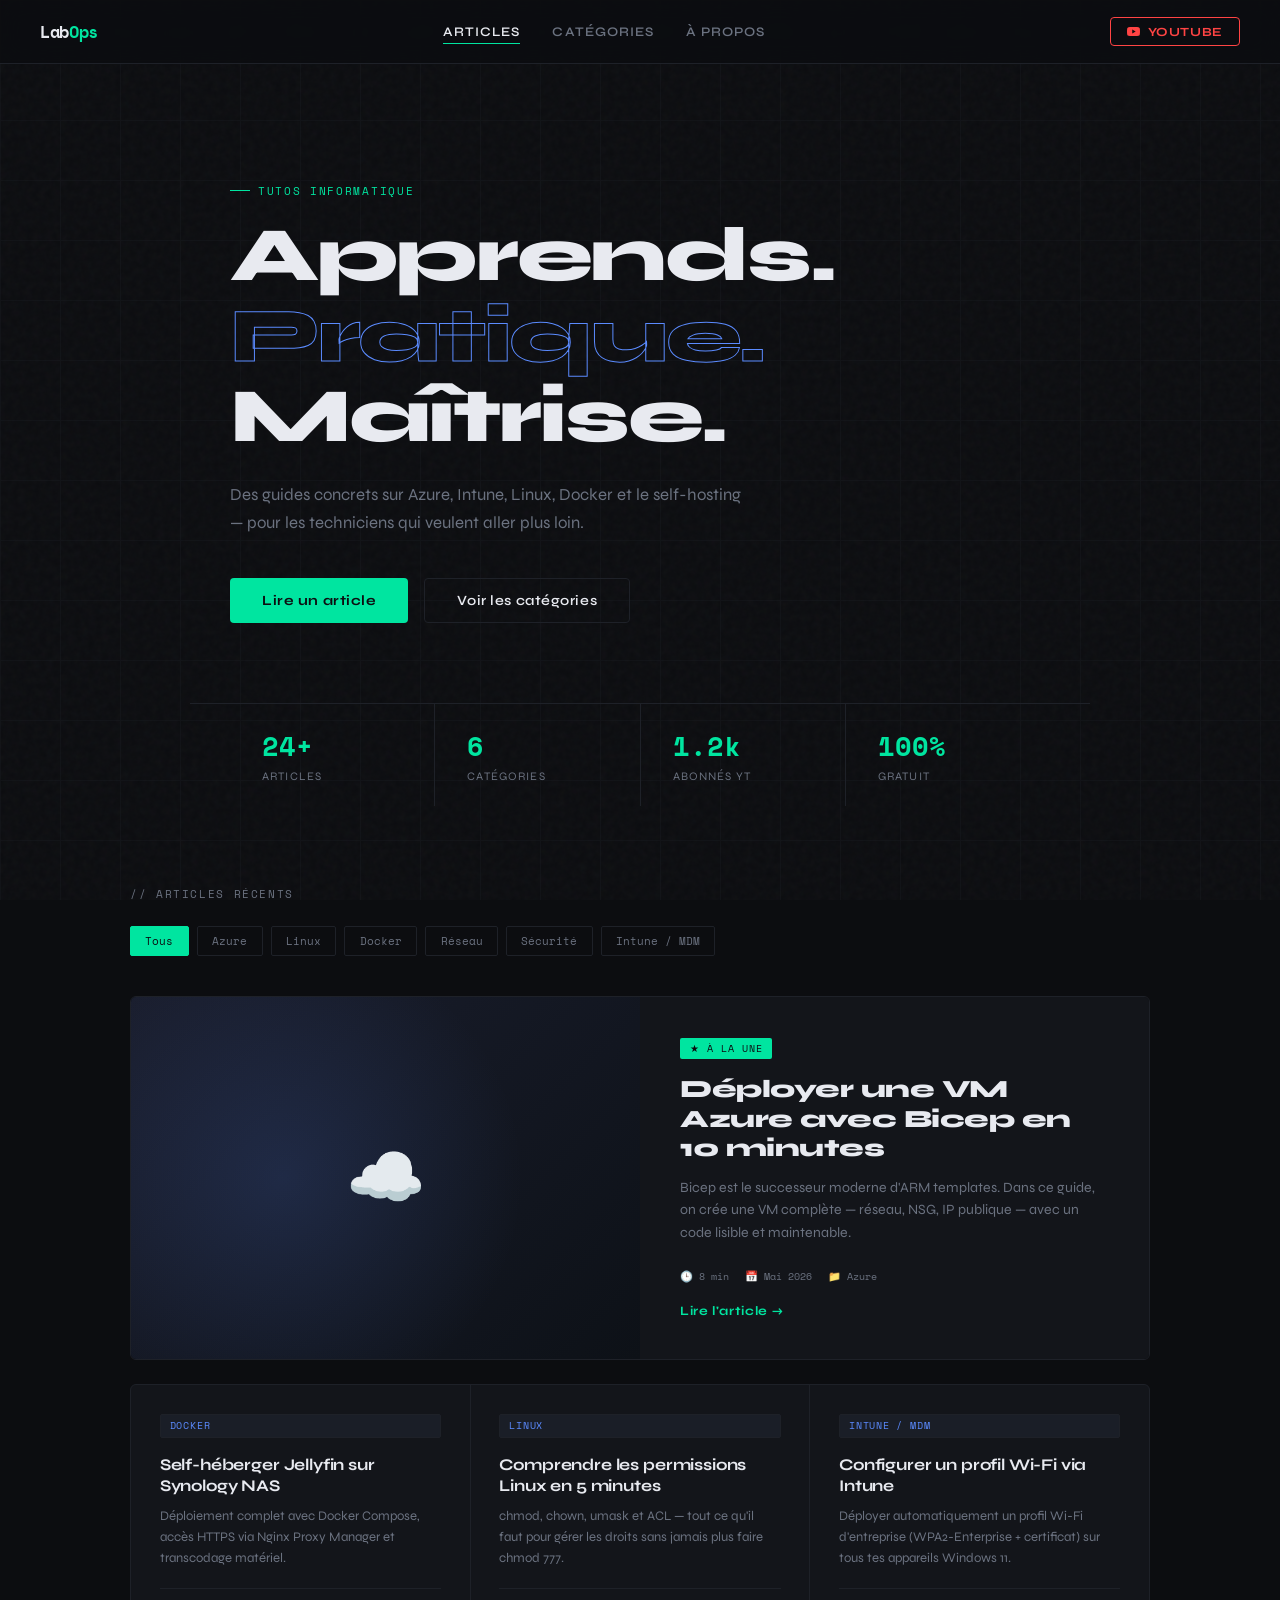
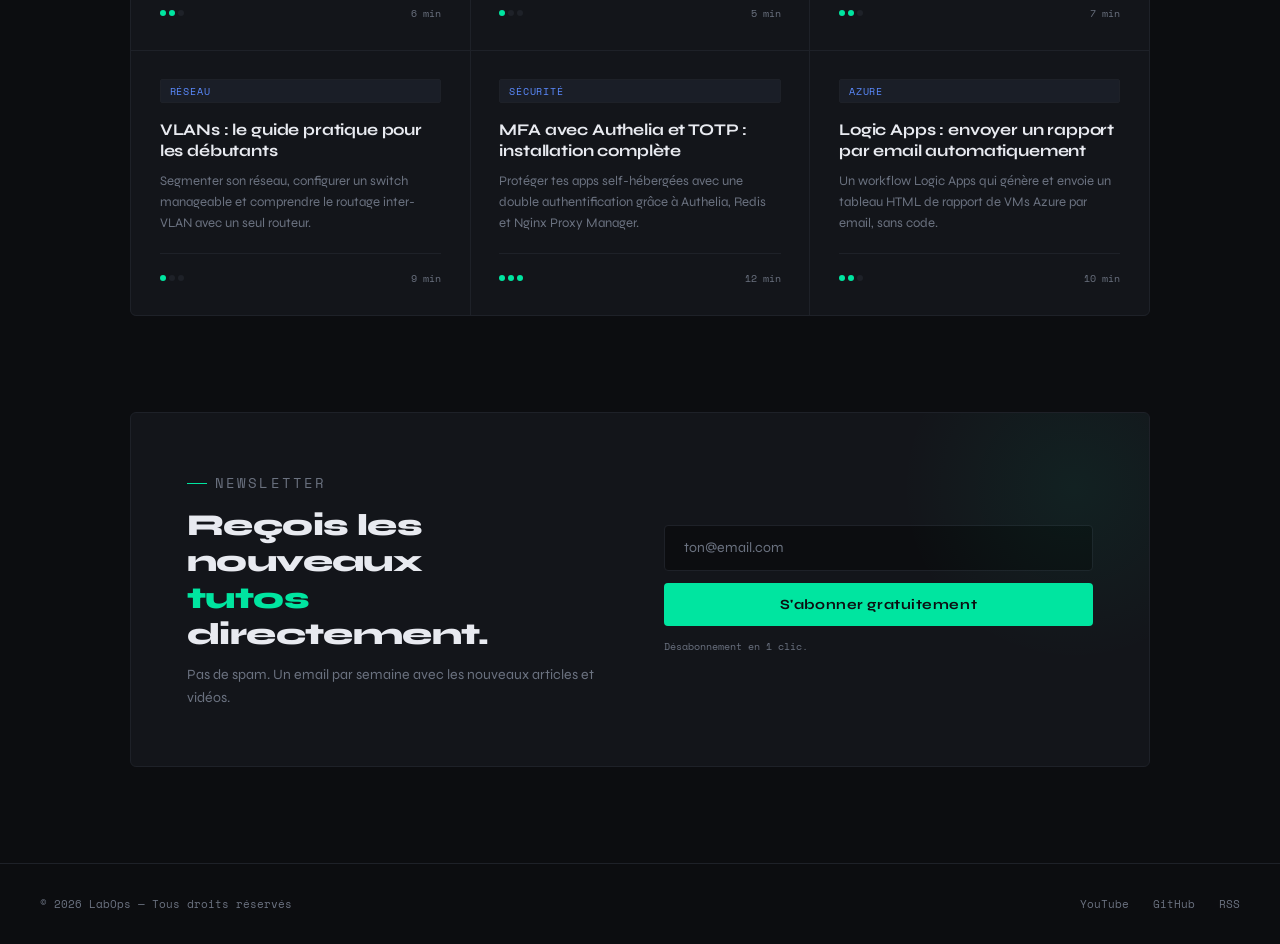
<file: index.html>
<!DOCTYPE html>
<html lang="fr">
<head>
  <meta charset="UTF-8" />
  <meta name="viewport" content="width=device-width, initial-scale=1.0" />
  <title>LabOps — Tutos Informatique</title>
  <link rel="stylesheet" href="style.css" />
  <style>
    /* ── Styles spécifiques à l'index ── */

    /* Fond bruit */
    body::before {
      content: '';
      position: fixed; inset: 0;
      background-image: url("data:image/svg+xml,%3Csvg viewBox='0 0 200 200' xmlns='http://www.w3.org/2000/svg'%3E%3Cfilter id='n'%3E%3CfeTurbulence type='fractalNoise' baseFrequency='0.65' numOctaves='3' stitchTiles='stitch'/%3E%3C/filter%3E%3Crect width='100%25' height='100%25' filter='url(%23n)' opacity='0.03'/%3E%3C/svg%3E");
      pointer-events: none;
      z-index: 0;
    }

    /* Hero */
    .hero {
      position: relative; z-index: 1;
      padding: 7rem 2.5rem 5rem;
      max-width: 900px;
      margin: 0 auto;
    }
    .hero h1 {
      font-size: clamp(2.8rem, 6vw, 5rem);
      font-weight: 800;
      line-height: 1.05;
      letter-spacing: -0.03em;
      margin: 1rem 0 1.5rem;
    }
    .hero h1 em {
      font-style: normal;
      color: transparent;
      -webkit-text-stroke: 1px var(--accent2);
    }
    .hero-sub {
      font-size: 1.05rem;
      color: var(--muted);
      line-height: 1.7;
      max-width: 520px;
      margin-bottom: 2.5rem;
    }
    .hero-actions { display: flex; gap: 1rem; flex-wrap: wrap; }

    /* Stats */
    .stats {
      position: relative; z-index: 1;
      max-width: 900px; margin: 0 auto;
      padding: 0 2.5rem 5rem;
      display: flex; flex-wrap: wrap;
      border-top: 1px solid var(--border);
    }
    .stat {
      flex: 1; min-width: 130px;
      padding: 1.4rem 2rem;
      border-right: 1px solid var(--border);
    }
    .stat:last-child { border-right: none; }
    .stat-num {
      font-family: var(--font-mono);
      font-size: 1.7rem;
      font-weight: 700;
      color: var(--accent);
    }
    .stat-label {
      font-size: 0.72rem;
      text-transform: uppercase;
      letter-spacing: 0.1em;
      color: var(--muted);
      margin-top: 0.2rem;
    }

    /* Section articles */
    .section {
      position: relative; z-index: 1;
      max-width: 1100px; margin: 0 auto;
      padding: 0 2.5rem 6rem;
    }
    .section-title {
      font-family: var(--font-mono);
      font-size: 0.68rem;
      letter-spacing: 0.15em;
      text-transform: uppercase;
      color: var(--muted);
      margin-bottom: 1.5rem;
    }

    /* Filtres */
    .filters { display: flex; gap: 0.5rem; flex-wrap: wrap; margin-bottom: 2.5rem; }
    .filter-btn {
      padding: 0.38rem 0.9rem;
      background: transparent;
      border: 1px solid var(--border);
      border-radius: 2px;
      color: var(--muted);
      font-family: var(--font-mono);
      font-size: 0.68rem;
      cursor: pointer;
      transition: all .2s;
    }
    .filter-btn:hover,
    .filter-btn.active {
      background: var(--accent);
      border-color: var(--accent);
      color: var(--bg);
    }

    /* Newsletter */
    .newsletter {
      position: relative; z-index: 1;
      max-width: 1100px; margin: 0 auto;
      padding: 0 2.5rem 6rem;
    }
    .newsletter-inner {
      background: var(--surface);
      border: 1px solid var(--border);
      border-radius: var(--radius-lg);
      padding: 3.5rem;
      display: grid;
      grid-template-columns: 1fr 1fr;
      gap: 3rem;
      align-items: center;
      position: relative; overflow: hidden;
    }
    .newsletter-inner::before {
      content: '';
      position: absolute; right: -100px; top: -100px;
      width: 350px; height: 350px; border-radius: 50%;
      background: radial-gradient(circle, rgba(0,229,160,.06) 0%, transparent 70%);
    }
    .newsletter-inner h2 {
      font-size: 1.9rem;
      font-weight: 800;
      letter-spacing: -0.02em;
      line-height: 1.2;
      margin: 0.75rem 0;
    }
    .newsletter-inner h2 span { color: var(--accent); }
    .newsletter-inner > div > p { font-size: 0.88rem; color: var(--muted); line-height: 1.6; }
    .email-form { display: flex; flex-direction: column; gap: 0.75rem; }
    .email-form input {
      padding: 0.85rem 1.2rem;
      background: var(--bg);
      border: 1px solid var(--border);
      border-radius: var(--radius);
      color: var(--text);
      font-family: var(--font-ui);
      font-size: 0.88rem;
      outline: none;
      transition: border-color .2s;
    }
    .email-form input:focus { border-color: var(--accent); }
    .email-form input::placeholder { color: var(--muted); }
    .email-form small {
      font-family: var(--font-mono);
      font-size: 0.65rem;
      color: var(--muted);
    }

    @media (max-width: 900px) {
      .hero { padding: 4rem 1.5rem 3rem; }
      .stats { padding: 0 1.5rem 3rem; }
      .stat { border-right: none; border-bottom: 1px solid var(--border); padding: 1rem 1.5rem; }
      .section { padding: 0 1.5rem 4rem; }
      .newsletter { padding: 0 1.5rem 4rem; }
      .newsletter-inner { grid-template-columns: 1fr; padding: 2rem; gap: 2rem; }
    }
  </style>
</head>
<body>

  <!-- HEADER -->
  <header>
    <a class="logo" href="index.html">Lab<span>Ops</span></a>
    <nav>
      <a href="index.html" class="active">Articles</a>
      <a href="#">Catégories</a>
      <a href="#">À propos</a>
    </nav>
    <a class="btn-yt" href="https://youtube.com" target="_blank">
      <svg viewBox="0 0 24 24"><path d="M23.5 6.2a3 3 0 0 0-2.1-2.1C19.5 3.6 12 3.6 12 3.6s-7.5 0-9.4.5A3 3 0 0 0 .5 6.2C0 8.1 0 12 0 12s0 3.9.5 5.8a3 3 0 0 0 2.1 2.1c1.9.5 9.4.5 9.4.5s7.5 0 9.4-.5a3 3 0 0 0 2.1-2.1C24 15.9 24 12 24 12s0-3.9-.5-5.8zM9.7 15.5V8.5l6.3 3.5-6.3 3.5z"/></svg>
      <span>YouTube</span>
    </a>
  </header>

  <!-- HERO -->
  <section class="hero">
    <p class="eyebrow anim-fade-up anim-delay-1">Tutos Informatique</p>
    <h1 class="anim-fade-up anim-delay-2">Apprends. <em>Pratique.</em><br>Maîtrise.</h1>
    <p class="hero-sub anim-fade-up anim-delay-3">Des guides concrets sur Azure, Intune, Linux, Docker et le self-hosting — pour les techniciens qui veulent aller plus loin.</p>
    <div class="hero-actions anim-fade-up anim-delay-4">
      <a class="btn-primary" href="Articles\Microsoft-Azure\article.html">Lire un article</a>
      <a class="btn-ghost" href="#">Voir les catégories</a>
    </div>
  </section>

  <!-- STATS -->
  <div class="stats">
    <div class="stat"><div class="stat-num">24+</div><div class="stat-label">Articles</div></div>
    <div class="stat"><div class="stat-num">6</div><div class="stat-label">Catégories</div></div>
    <div class="stat"><div class="stat-num">1.2k</div><div class="stat-label">Abonnés YT</div></div>
    <div class="stat"><div class="stat-num">100%</div><div class="stat-label">Gratuit</div></div>
  </div>

  <!-- ARTICLES -->
  <section class="section">
    <p class="section-title">// Articles récents</p>

    <div class="filters">
      <button class="filter-btn active">Tous</button>
      <button class="filter-btn">Azure</button>
      <button class="filter-btn">Linux</button>
      <button class="filter-btn">Docker</button>
      <button class="filter-btn">Réseau</button>
      <button class="filter-btn">Sécurité</button>
      <button class="filter-btn">Intune / MDM</button>
    </div>

    <!-- Article à la une -->
    <a class="featured" href="article.html">
      <div class="featured-img">
        <span class="featured-img-icon">☁️</span>
      </div>
      <div class="featured-body">
        <div>
          <span class="badge-featured">★ À la une</span>
          <h2>Déployer une VM Azure avec Bicep en 10 minutes</h2>
          <p>Bicep est le successeur moderne d'ARM templates. Dans ce guide, on crée une VM complète — réseau, NSG, IP publique — avec un code lisible et maintenable.</p>
        </div>
        <div>
          <div class="card-meta">
            <span>🕒 8 min</span>
            <span>📅 Mai 2026</span>
            <span>📁 Azure</span>
          </div>
          <span class="read-link">Lire l'article →</span>
        </div>
      </div>
    </a>

    <!-- Grille d'articles -->
    <div class="cards-grid">

      <a class="card" href="article.html">
        <span class="tag">Docker</span>
        <h3>Self-héberger Jellyfin sur Synology NAS</h3>
        <p>Déploiement complet avec Docker Compose, accès HTTPS via Nginx Proxy Manager et transcodage matériel.</p>
        <div class="card-footer">
          <div class="card-difficulty">
            <div class="dot on"></div><div class="dot on"></div><div class="dot"></div>
          </div>
          <span class="card-duration">6 min</span>
        </div>
      </a>

      <a class="card" href="article.html">
        <span class="tag">Linux</span>
        <h3>Comprendre les permissions Linux en 5 minutes</h3>
        <p>chmod, chown, umask et ACL — tout ce qu'il faut pour gérer les droits sans jamais plus faire chmod 777.</p>
        <div class="card-footer">
          <div class="card-difficulty">
            <div class="dot on"></div><div class="dot"></div><div class="dot"></div>
          </div>
          <span class="card-duration">5 min</span>
        </div>
      </a>

      <a class="card" href="article.html">
        <span class="tag">Intune / MDM</span>
        <h3>Configurer un profil Wi-Fi via Intune</h3>
        <p>Déployer automatiquement un profil Wi-Fi d'entreprise (WPA2-Enterprise + certificat) sur tous tes appareils Windows 11.</p>
        <div class="card-footer">
          <div class="card-difficulty">
            <div class="dot on"></div><div class="dot on"></div><div class="dot"></div>
          </div>
          <span class="card-duration">7 min</span>
        </div>
      </a>

      <a class="card" href="article.html">
        <span class="tag">Réseau</span>
        <h3>VLANs : le guide pratique pour les débutants</h3>
        <p>Segmenter son réseau, configurer un switch manageable et comprendre le routage inter-VLAN avec un seul routeur.</p>
        <div class="card-footer">
          <div class="card-difficulty">
            <div class="dot on"></div><div class="dot"></div><div class="dot"></div>
          </div>
          <span class="card-duration">9 min</span>
        </div>
      </a>

      <a class="card" href="article.html">
        <span class="tag">Sécurité</span>
        <h3>MFA avec Authelia et TOTP : installation complète</h3>
        <p>Protéger tes apps self-hébergées avec une double authentification grâce à Authelia, Redis et Nginx Proxy Manager.</p>
        <div class="card-footer">
          <div class="card-difficulty">
            <div class="dot on"></div><div class="dot on"></div><div class="dot on"></div>
          </div>
          <span class="card-duration">12 min</span>
        </div>
      </a>

      <a class="card" href="article.html">
        <span class="tag">Azure</span>
        <h3>Logic Apps : envoyer un rapport par email automatiquement</h3>
        <p>Un workflow Logic Apps qui génère et envoie un tableau HTML de rapport de VMs Azure par email, sans code.</p>
        <div class="card-footer">
          <div class="card-difficulty">
            <div class="dot on"></div><div class="dot on"></div><div class="dot"></div>
          </div>
          <span class="card-duration">10 min</span>
        </div>
      </a>

    </div>
  </section>

  <!-- NEWSLETTER -->
  <section class="newsletter">
    <div class="newsletter-inner">
      <div>
        <p class="eyebrow">Newsletter</p>
        <h2>Reçois les nouveaux<br><span>tutos</span> directement.</h2>
        <p>Pas de spam. Un email par semaine avec les nouveaux articles et vidéos.</p>
      </div>
      <div class="email-form">
        <input type="email" placeholder="ton@email.com" />
        <button class="btn-primary">S'abonner gratuitement</button>
        <small>Désabonnement en 1 clic.</small>
      </div>
    </div>
  </section>

  <!-- FOOTER -->
  <footer>
    <span>© 2026 LabOps — Tous droits réservés</span>
    <div class="footer-links">
      <a href="https://youtube.com" target="_blank">YouTube</a>
      <a href="https://github.com" target="_blank">GitHub</a>
      <a href="#">RSS</a>
    </div>
  </footer>

  <script>
    document.querySelectorAll('.filter-btn').forEach(btn => {
      btn.addEventListener('click', () => {
        document.querySelectorAll('.filter-btn').forEach(b => b.classList.remove('active'));
        btn.classList.add('active');
      });
    });
  </script>
</body>
</html>
</file>
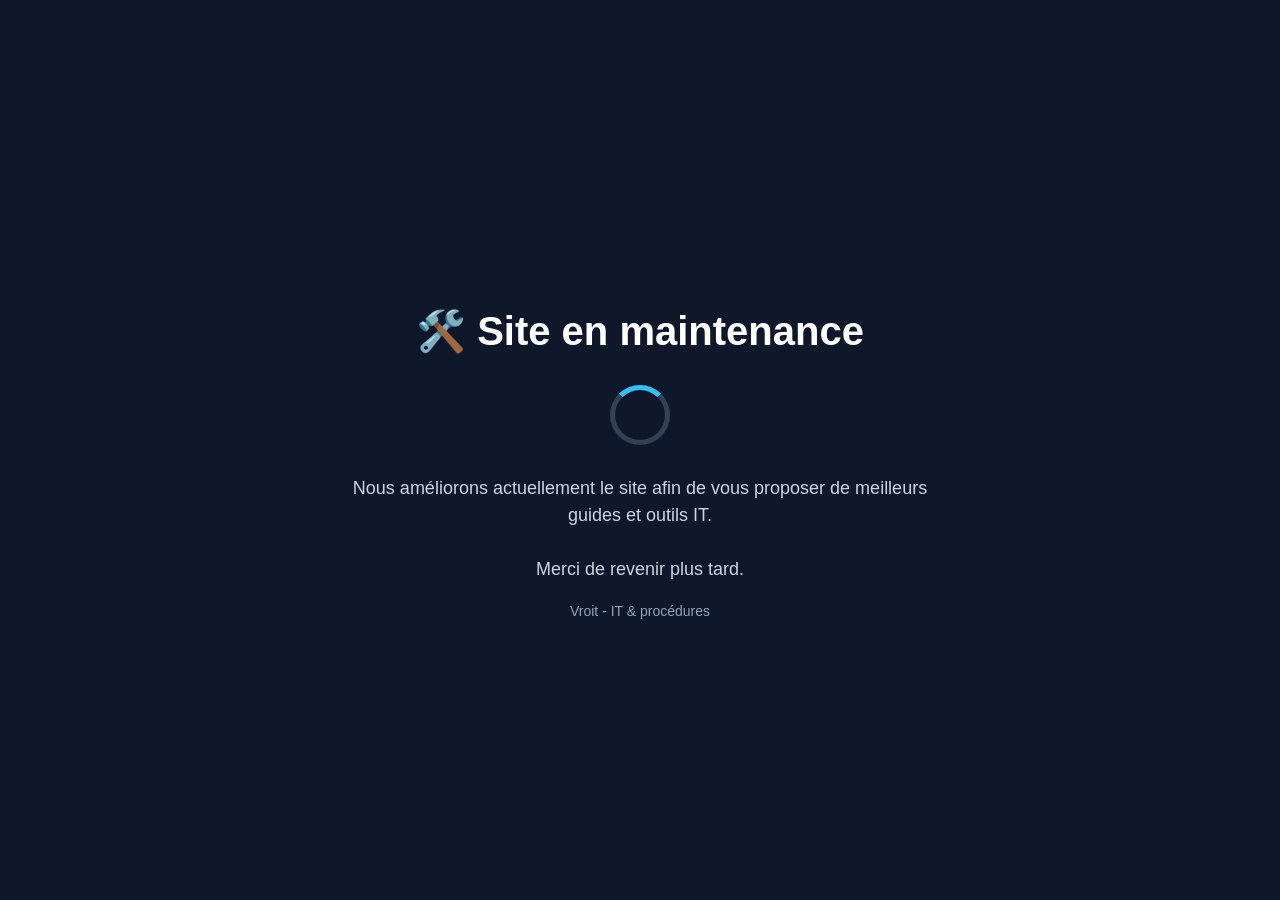
<file: maintenance/maintenance.html>
<!DOCTYPE html>
<html lang="fr">
<head>
  <meta charset="UTF-8">
  <meta name="viewport" content="width=device-width, initial-scale=1.0">
  <title>Site en maintenance</title>

  <style>
    body {
      margin: 0;
      font-family: Arial, sans-serif;
      background: #0f172a;
      color: white;
      display: flex;
      justify-content: center;
      align-items: center;
      height: 100vh;
      text-align: center;
    }

    .box {
      max-width: 600px;
      padding: 20px;
    }

    h1 {
      font-size: 40px;
      margin-bottom: 10px;
    }

    p {
      font-size: 18px;
      color: #cbd5e1;
      line-height: 1.5;
    }

    .loader {
      margin: 30px auto;
      width: 50px;
      height: 50px;
      border: 5px solid #334155;
      border-top: 5px solid #38bdf8;
      border-radius: 50%;
      animation: spin 1s linear infinite;
    }

    @keyframes spin {
      0% { transform: rotate(0deg); }
      100% { transform: rotate(360deg); }
    }

    .small {
      margin-top: 20px;
      font-size: 14px;
      color: #94a3b8;
    }
  </style>
</head>

<body>

  <div class="box">
    <h1>🛠️ Site en maintenance</h1>

    <div class="loader"></div>

    <p>
      Nous améliorons actuellement le site afin de vous proposer de meilleurs guides et outils IT.
      <br><br>
      Merci de revenir plus tard.
    </p>

    <div class="small">
      Vroit - IT & procédures
    </div>
  </div>

</body>
</html>
</file>
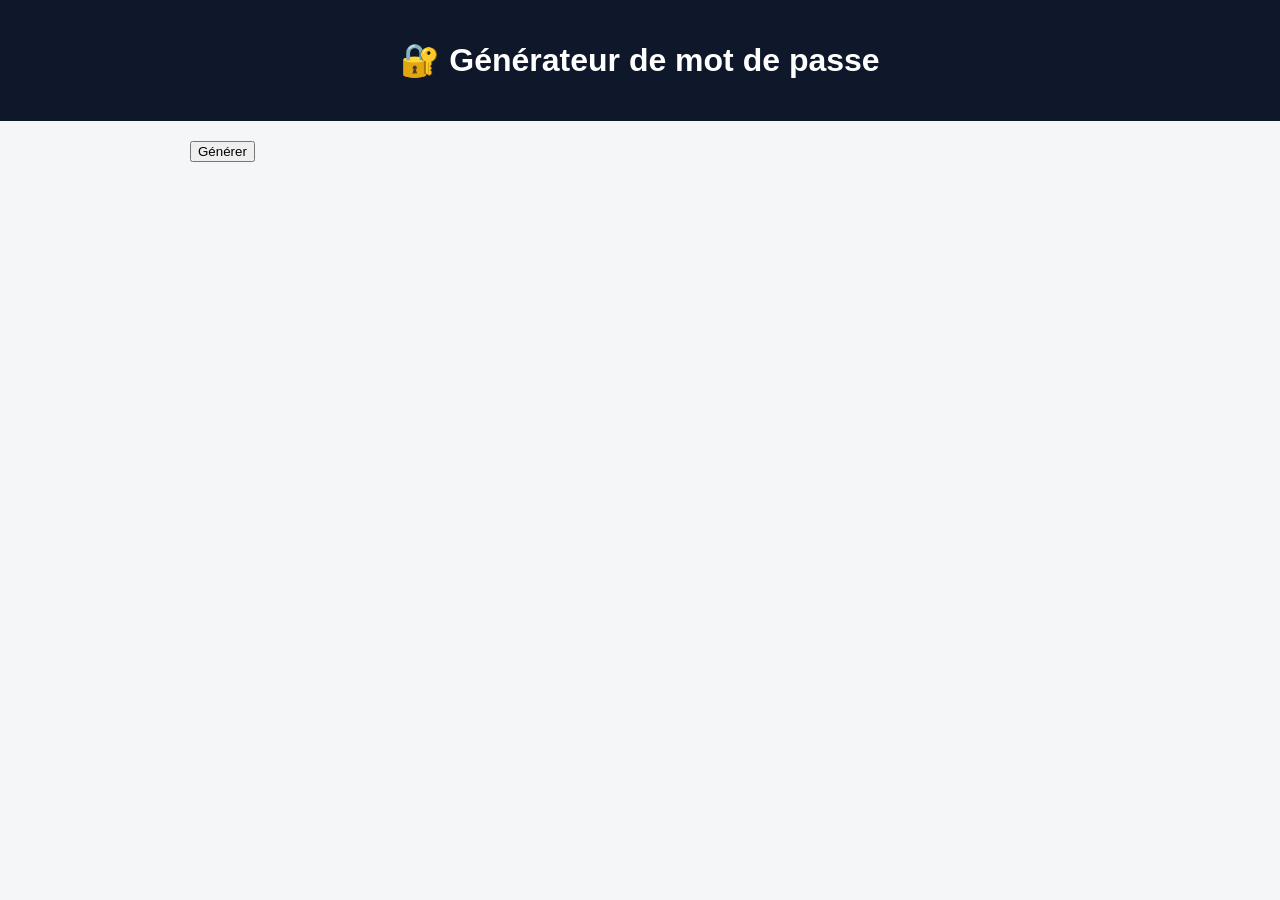
<file: outils/generateur-mdp.html>
<!DOCTYPE html>
<html lang="fr">
<head>
  <meta charset="UTF-8">
  <title>Générateur de mot de passe</title>
  <link rel="stylesheet" href="../assets/style.css">
</head>

<body>

<header>
  <h1>🔐 Générateur de mot de passe</h1>
</header>

<section class="container">

  <button onclick="generate()">Générer</button>

  <p id="result" style="font-size:20px;margin-top:20px;"></p>

</section>

<script>
function generate() {
  const chars = "abcdefghijklmnopqrstuvwxyzABCDEFGHIJKLMNOPQRSTUVWXYZ0123456789!@#$%";
  let pass = "";
  for (let i = 0; i < 12; i++) {
    pass += chars[Math.floor(Math.random() * chars.length)];
  }
  document.getElementById("result").innerText = pass;
}
</script>

</body>
</html>
</file>
<file: style.css>
/* ============================================================
   LabOps — style.css
   Feuille de style globale partagée par toutes les pages
   ============================================================ */

@import url('https://fonts.googleapis.com/css2?family=Space+Mono:wght@400;700&family=Syne:wght@400;600;800&family=Lora:ital,wght@0,400;0,600;1,400&display=swap');

/* ─── VARIABLES ─── */
:root {
  --bg:       #0c0d10;
  --surface:  #13151a;
  --border:   #1e2128;
  --accent:   #00e5a0;
  --accent2:  #5b8bff;
  --text:     #e8eaf0;
  --muted:    #6b7280;
  --tag-bg:   #1a1e27;
  --code-bg:  #0a0c11;

  --font-ui:   'Syne', sans-serif;
  --font-mono: 'Space Mono', monospace;
  --font-body: 'Lora', Georgia, serif;

  --radius:   4px;
  --radius-lg: 6px;
}

/* ─── RESET ─── */
*, *::before, *::after { box-sizing: border-box; margin: 0; padding: 0; }
html { scroll-behavior: smooth; }

body {
  font-family: var(--font-ui);
  background: var(--bg);
  color: var(--text);
  min-height: 100vh;
  overflow-x: hidden;
}

/* ─── FOND : GRILLE ─── */
body::after {
  content: '';
  position: fixed; inset: 0;
  background-image:
    linear-gradient(var(--border) 1px, transparent 1px),
    linear-gradient(90deg, var(--border) 1px, transparent 1px);
  background-size: 60px 60px;
  opacity: 0.3;
  pointer-events: none;
  z-index: 0;
}


/* ============================================================
   HEADER
   ============================================================ */

header {
  position: sticky; top: 0;
  z-index: 100;
  display: flex; align-items: center; justify-content: space-between;
  padding: 0 2.5rem;
  height: 64px;
  background: rgba(12, 13, 16, 0.88);
  backdrop-filter: blur(12px);
  border-bottom: 1px solid var(--border);
}

.logo {
  font-family: var(--font-mono);
  font-size: 1.05rem;
  font-weight: 700;
  color: var(--text);
  text-decoration: none;
  letter-spacing: -0.02em;
  transition: opacity .2s;
}
.logo:hover { opacity: 0.8; }
.logo span { color: var(--accent); }

nav {
  display: flex;
  align-items: center;
  gap: 2rem;
}

nav a {
  font-size: 0.82rem;
  font-weight: 600;
  letter-spacing: 0.08em;
  text-transform: uppercase;
  color: var(--muted);
  text-decoration: none;
  transition: color .2s;
  position: relative;
}
nav a::after {
  content: '';
  position: absolute;
  bottom: -4px; left: 0; right: 0;
  height: 1px;
  background: var(--accent);
  transform: scaleX(0);
  transition: transform .2s;
}
nav a:hover { color: var(--text); }
nav a:hover::after { transform: scaleX(1); }
nav a.active { color: var(--text); }
nav a.active::after { transform: scaleX(1); }

.btn-yt {
  display: flex; align-items: center; gap: 0.45rem;
  padding: 0.4rem 1rem;
  background: transparent;
  border: 1px solid #ff4444;
  border-radius: var(--radius);
  color: #ff4444;
  font-family: var(--font-ui);
  font-size: 0.78rem;
  font-weight: 700;
  letter-spacing: 0.05em;
  text-transform: uppercase;
  text-decoration: none;
  transition: background .2s, color .2s;
}
.btn-yt:hover { background: #ff4444; color: #fff; }
.btn-yt svg { width: 13px; height: 13px; fill: currentColor; flex-shrink: 0; }


/* ============================================================
   BOUTONS GLOBAUX
   ============================================================ */

.btn-primary {
  display: inline-flex; align-items: center; justify-content: center;
  padding: 0.8rem 2rem;
  background: var(--accent);
  color: var(--bg);
  font-family: var(--font-ui);
  font-weight: 700;
  font-size: 0.88rem;
  letter-spacing: 0.04em;
  border: none; border-radius: var(--radius);
  cursor: pointer; text-decoration: none;
  transition: opacity .2s, transform .15s;
}
.btn-primary:hover { opacity: 0.85; transform: translateY(-1px); }

.btn-ghost {
  display: inline-flex; align-items: center; justify-content: center;
  padding: 0.8rem 2rem;
  background: transparent;
  color: var(--text);
  font-family: var(--font-ui);
  font-weight: 600;
  font-size: 0.88rem;
  letter-spacing: 0.04em;
  border: 1px solid var(--border);
  border-radius: var(--radius);
  cursor: pointer; text-decoration: none;
  transition: border-color .2s, color .2s;
}
.btn-ghost:hover { border-color: var(--muted); color: var(--text); }

/* Bouton retour — utilisé dans article.html */
.btn-back {
  display: inline-flex; align-items: center; gap: 0.5rem;
  padding: 0.45rem 1rem;
  background: transparent;
  border: 1px solid var(--border);
  border-radius: var(--radius);
  color: var(--muted);
  font-family: var(--font-mono);
  font-size: 0.7rem;
  letter-spacing: 0.06em;
  text-transform: uppercase;
  text-decoration: none;
  transition: border-color .2s, color .2s, background .2s;
}
.btn-back:hover {
  border-color: var(--accent);
  color: var(--accent);
  background: rgba(0, 229, 160, 0.05);
}
.btn-back svg {
  width: 12px; height: 12px;
  stroke: currentColor; fill: none;
  stroke-width: 2; stroke-linecap: round; stroke-linejoin: round;
  transition: transform .2s;
}
.btn-back:hover svg { transform: translateX(-3px); }


/* ============================================================
   TAGS & BADGES
   ============================================================ */

.tag {
  display: inline-block;
  padding: 0.2rem 0.55rem;
  background: var(--tag-bg);
  border: 1px solid var(--border);
  border-radius: 2px;
  font-family: var(--font-mono);
  font-size: 0.62rem;
  letter-spacing: 0.08em;
  text-transform: uppercase;
  color: var(--accent2);
}

.badge-featured {
  display: inline-block;
  padding: 0.2rem 0.6rem;
  background: var(--accent);
  color: var(--bg);
  font-family: var(--font-mono);
  font-size: 0.62rem;
  letter-spacing: 0.1em;
  text-transform: uppercase;
  border-radius: 2px;
}

.eyebrow {
  display: inline-flex; align-items: center; gap: 0.5rem;
  font-family: var(--font-mono);
  font-size: 0.7rem;
  letter-spacing: 0.15em;
  text-transform: uppercase;
  color: var(--accent);
}
.eyebrow::before {
  content: '';
  display: inline-block; width: 20px; height: 1px;
  background: var(--accent);
}


/* ============================================================
   CARDS
   ============================================================ */

.cards-grid {
  display: grid;
  grid-template-columns: repeat(auto-fill, minmax(300px, 1fr));
  gap: 1px;
  background: var(--border);
  border: 1px solid var(--border);
  border-radius: var(--radius-lg);
  overflow: hidden;
}

.card {
  background: var(--surface);
  padding: 1.8rem;
  display: flex; flex-direction: column;
  text-decoration: none; color: inherit;
  transition: background .2s;
  position: relative;
}
.card:hover { background: #161820; }
.card::after {
  content: '';
  position: absolute;
  top: 0; left: 0; right: 0;
  height: 2px;
  background: var(--accent2);
  transform: scaleX(0);
  transform-origin: left;
  transition: transform .25s;
}
.card:hover::after { transform: scaleX(1); }

.card .tag { margin-bottom: 1rem; }

.card h3 {
  font-size: 1.02rem;
  font-weight: 700;
  line-height: 1.3;
  letter-spacing: -0.01em;
  margin-bottom: 0.6rem;
}

.card p {
  font-size: 0.82rem;
  color: var(--muted);
  line-height: 1.6;
  flex: 1;
  margin-bottom: 1.2rem;
}

.card-footer {
  display: flex; align-items: center; justify-content: space-between;
  margin-top: auto;
  padding-top: 1rem;
  border-top: 1px solid var(--border);
}

.card-difficulty { display: flex; gap: 3px; }
.dot { width: 6px; height: 6px; border-radius: 50%; background: var(--border); }
.dot.on { background: var(--accent); }

.card-duration {
  font-family: var(--font-mono);
  font-size: 0.65rem;
  color: var(--muted);
}


/* ============================================================
   FEATURED CARD
   ============================================================ */

.featured {
  display: grid;
  grid-template-columns: 1fr 1fr;
  gap: 0;
  border: 1px solid var(--border);
  border-radius: var(--radius-lg);
  overflow: hidden;
  margin-bottom: 1.5rem;
  text-decoration: none; color: inherit;
  transition: border-color .2s;
}
.featured:hover { border-color: var(--accent2); }

.featured-img {
  background: linear-gradient(135deg, #1a1e2e 0%, #0d1117 100%);
  min-height: 280px;
  display: flex; align-items: center; justify-content: center;
  position: relative; overflow: hidden;
}
.featured-img::before {
  content: '';
  position: absolute; inset: 0;
  background: radial-gradient(circle at 30% 50%, rgba(91,139,255,.15) 0%, transparent 60%);
}
.featured-img-icon { font-size: 4rem; position: relative; z-index: 1; }

.featured-body {
  padding: 2.5rem;
  display: flex; flex-direction: column; justify-content: space-between;
  background: var(--surface);
}
.featured-body .badge-featured { margin-bottom: 1rem; }

.featured-body h2 {
  font-size: 1.55rem;
  font-weight: 800;
  line-height: 1.2;
  letter-spacing: -0.02em;
  margin-bottom: 0.8rem;
}

.featured-body p {
  font-size: 0.88rem;
  color: var(--muted);
  line-height: 1.6;
  flex: 1;
  margin-bottom: 1.5rem;
}

.card-meta {
  display: flex; align-items: center; gap: 1rem;
  flex-wrap: wrap;
  font-family: var(--font-mono);
  font-size: 0.65rem;
  color: var(--muted);
  margin-bottom: 1rem;
}

.read-link {
  display: inline-flex; align-items: center; gap: 0.4rem;
  color: var(--accent);
  font-size: 0.8rem;
  font-weight: 700;
  letter-spacing: 0.05em;
  text-decoration: none;
  transition: gap .2s;
}
.read-link:hover { gap: 0.8rem; }


/* ============================================================
   CODE BLOCKS
   ============================================================ */

.code-block {
  background: var(--code-bg);
  border: 1px solid var(--border);
  border-radius: var(--radius-lg);
  margin: 1.5rem 0;
  overflow: hidden;
}

.code-header {
  display: flex; align-items: center; justify-content: space-between;
  padding: 0.55rem 1rem;
  border-bottom: 1px solid var(--border);
  background: rgba(255,255,255,.02);
}

.code-lang {
  font-family: var(--font-mono);
  font-size: 0.62rem;
  letter-spacing: 0.1em;
  text-transform: uppercase;
  color: var(--accent);
}

.copy-btn {
  font-family: var(--font-mono);
  font-size: 0.62rem;
  letter-spacing: 0.08em;
  text-transform: uppercase;
  color: var(--muted);
  background: none;
  border: none;
  cursor: pointer;
  padding: 0.2rem 0.5rem;
  border-radius: 2px;
  transition: color .2s, background .2s;
}
.copy-btn:hover { color: var(--text); background: var(--border); }

pre { padding: 1.5rem; overflow-x: auto; margin: 0; }

code {
  font-family: var(--font-mono);
  font-size: 0.8rem;
  line-height: 1.7;
  color: #d4e0f0;
}

/* Inline code */
p code, li code {
  background: var(--tag-bg);
  border: 1px solid var(--border);
  border-radius: 3px;
  padding: 0.1em 0.4em;
  font-size: 0.85em;
  color: var(--accent);
}

/* Coloration syntaxique */
.hl-keyword { color: #5b8bff; }
.hl-string  { color: #00e5a0; }
.hl-comment { color: #4a5568; font-style: italic; }
.hl-type    { color: #f6ad55; }
.hl-value   { color: #fc8181; }


/* ============================================================
   CALLOUT
   ============================================================ */

.callout {
  border-left: 3px solid var(--accent2);
  background: rgba(91,139,255,.05);
  border-radius: 0 var(--radius) var(--radius) 0;
  padding: 1rem 1.2rem;
  margin: 1.5rem 0;
}
.callout-title {
  font-family: var(--font-mono);
  font-size: 0.68rem;
  letter-spacing: 0.1em;
  text-transform: uppercase;
  color: var(--accent2);
  margin-bottom: 0.4rem;
}
.callout p { margin: 0; font-size: 0.9rem; }


/* ============================================================
   FOOTER
   ============================================================ */

footer {
  position: relative; z-index: 1;
  border-top: 1px solid var(--border);
  padding: 2rem 2.5rem;
  display: flex; align-items: center; justify-content: space-between;
  font-family: var(--font-mono);
  font-size: 0.68rem;
  color: var(--muted);
}

.footer-links { display: flex; gap: 1.5rem; }

footer a { color: var(--muted); text-decoration: none; transition: color .2s; }
footer a:hover { color: var(--accent); }


/* ============================================================
   ANIMATIONS
   ============================================================ */

@keyframes fadeUp {
  from { opacity: 0; transform: translateY(18px); }
  to   { opacity: 1; transform: translateY(0); }
}

.anim-fade-up {
  animation: fadeUp .45s ease both;
}
.anim-delay-1 { animation-delay: .05s; }
.anim-delay-2 { animation-delay: .15s; }
.anim-delay-3 { animation-delay: .25s; }
.anim-delay-4 { animation-delay: .35s; }


/* ============================================================
   RESPONSIVE
   ============================================================ */

@media (max-width: 900px) {
  header { padding: 0 1.5rem; }
  nav { display: none; }
  .featured { grid-template-columns: 1fr; }
  .featured-img { min-height: 180px; }
}

@media (max-width: 600px) {
  header { padding: 0 1rem; }
  .btn-yt span { display: none; }
}
</file>
<file: assets/style.css>
body {
  font-family: Arial, sans-serif;
  margin: 0;
  background: #f4f6f8;
}

header {
  background: #0f172a;
  color: white;
  padding: 20px;
  text-align: center;
}

.container {
  max-width: 900px;
  margin: auto;
  padding: 20px;
}

.card {
  display: block;
  background: white;
  padding: 15px;
  margin: 10px 0;
  border-radius: 10px;
  text-decoration: none;
  color: black;
  box-shadow: 0 2px 6px rgba(0,0,0,0.1);
  transition: 0.2s;
}

.card:hover {
  transform: translateY(-3px);
}
</file>
